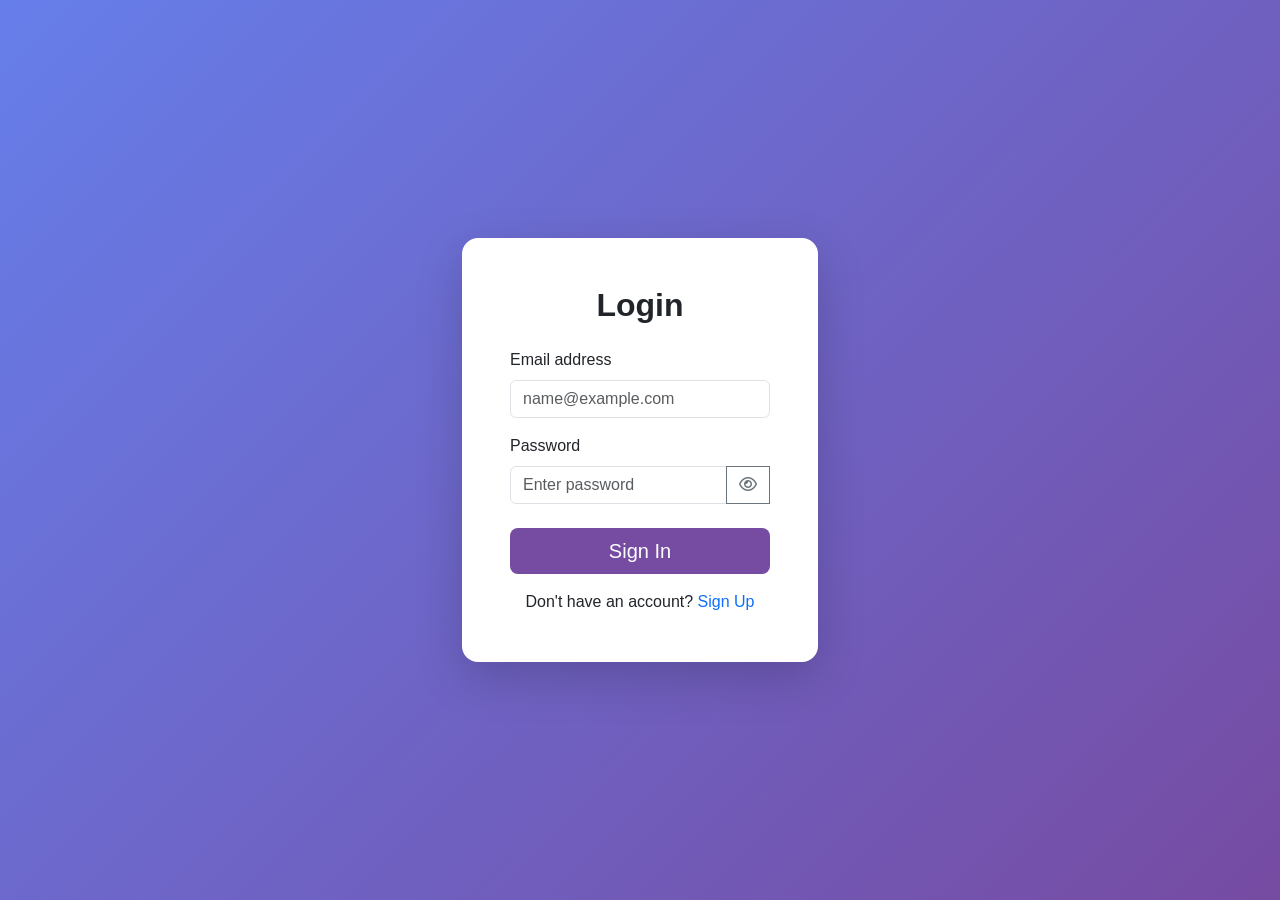
<file: login/login.html>
<!doctype html>
<html lang="en">
  <head>
    <meta charset="UTF-8" />
    <meta name="viewport" content="width=device-width, initial-scale=1.0" />
    <title>Login Form</title>
    <!-- Bootstrap CSS -->
    <link
      href="https://cdn.jsdelivr.net/npm/bootstrap@5.3.0/dist/css/bootstrap.min.css"
      rel="stylesheet"
    />
    <!-- frontawesome link -->
    <link
      rel="stylesheet"
      href="https://cdnjs.cloudflare.com/ajax/libs/font-awesome/6.4.0/css/all.min.css"
    />

    <!-- Custom CSS -->
    <link rel="stylesheet" href="login.css" />
  </head>
  <body class="d-flex align-items-center justify-content-center vh-100">
    <div class="container">
      <div class="row justify-content-center">
        <div class="col-md-5 col-lg-4">
          <div class="card shadow-lg border-0 rounded-4">
            <div class="card-body p-5">
              <h2 class="text-center fw-bold mb-4">Login</h2>
              <form id="loginForm" novalidate>
                <div class="mb-3">
                  <label for="email" class="form-label">Email address</label>
                  <input
                    type="email"
                    class="form-control"
                    id="email"
                    placeholder="name@example.com"
                    required
                  />
                  <div class="invalid-feedback">
                    မှန်ကန်သော Email ရိုက်ထည့်ပါ။
                  </div>
                </div>
                <div class="mb-3">
                  <label for="password" class="form-label">Password</label>
                  <div class="input-group">
                    <input
                      type="password"
                      class="form-control"
                      id="password"
                      placeholder="Enter password"
                      required
                    />
                    <button
                      class="btn btn-outline-secondary"
                      type="button"
                      id="togglePassword"
                    >
                      <i class="fa-regular fa-eye" id="eyeIcon"></i>
                    </button>
                    <div class="invalid-feedback">
                      Password ထည့်ရန်လိုအပ်ပါသည်။
                    </div>
                  </div>
                </div>
                <div class="d-grid mt-4">
                  <button type="submit" class="btn btn-primary btn-lg">
                    Sign In
                  </button>
                </div>
                <p class="text-center mt-3 mb-0">
                  Don't have an account?
                  <a href="/register/register.html" class="text-decoration-none">Sign Up</a>
                </p>
              </form>
            </div>
          </div>
        </div>
      </div>
    </div>

    <script src="login.js"></script>
  </body>
</html>
</file>
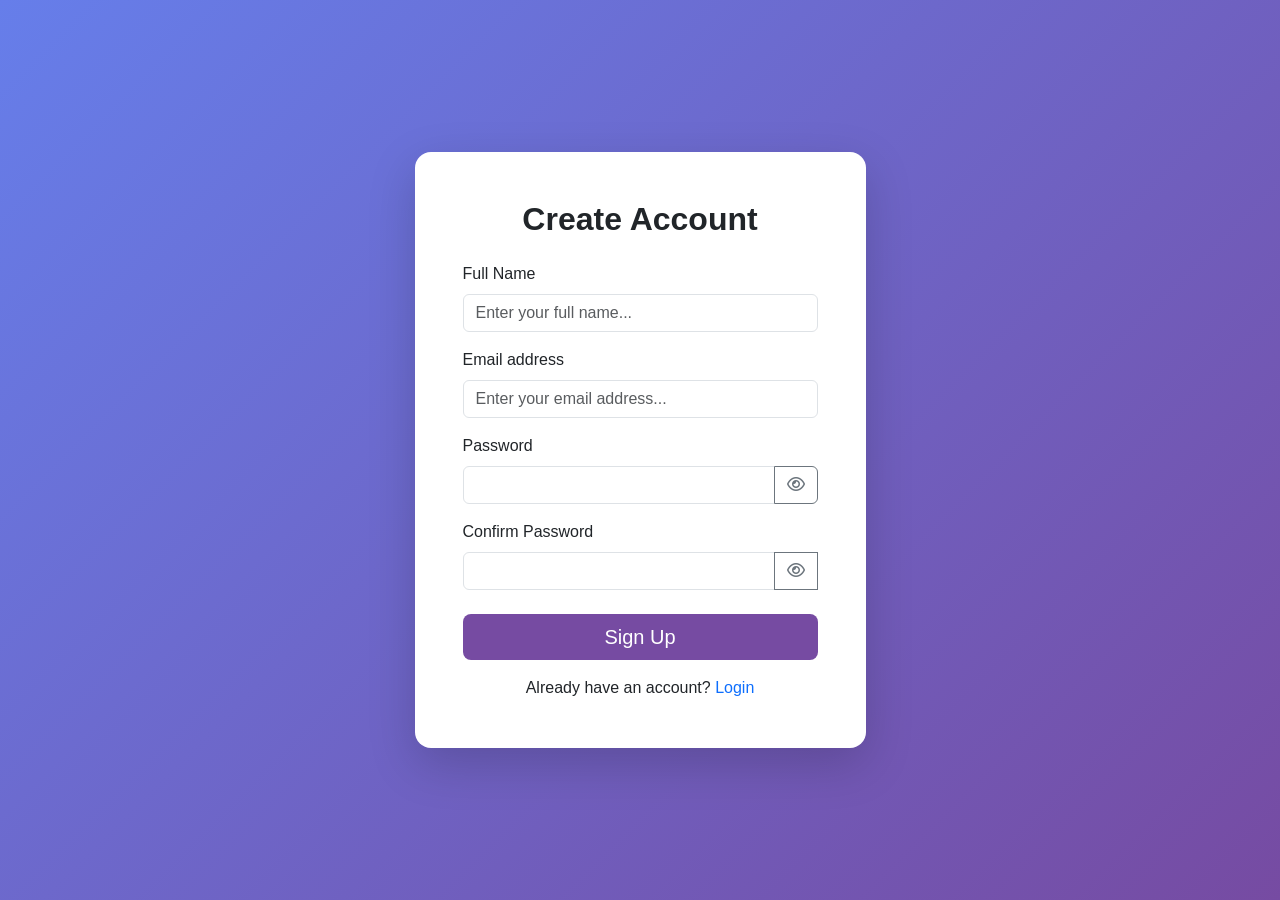
<file: register/register.html>
<!DOCTYPE html>
<html lang="en">
<head>
    <meta charset="UTF-8">
    <meta name="viewport" content="width=device-width, initial-scale=1.0">
    <title>Responsive Register Form</title>
    <link href="https://cdn.jsdelivr.net/npm/bootstrap@5.3.0/dist/css/bootstrap.min.css" rel="stylesheet">
    <link rel="stylesheet" href="https://cdnjs.cloudflare.com/ajax/libs/font-awesome/6.4.0/css/all.min.css">
    <link rel="stylesheet" href="register.css">
</head>
<body class="d-flex align-items-center justify-content-center vh-100">

    <div class="container">
        <div class="row justify-content-center">
            <div class="col-md-6 col-lg-5">
                <div class="card shadow-lg border-0 rounded-4 my-5">
                    <div class="card-body p-5">
                        <h2 class="text-center fw-bold mb-4">Create Account</h2>
                        <form id="registerForm" novalidate>
                            <div class="mb-3">
                                <label class="form-label">Full Name</label>
                                <input type="text" class="form-control" placeholder="Enter your full name..." required>
                            </div>

                            <div class="mb-3">
                                <label class="form-label">Email address</label>
                                <input type="email" class="form-control" placeholder="Enter your email address..." required>
                            </div>

                            <div class="mb-3">
                                <label class="form-label">Password</label>
                                <div class="input-group">
                                    <input type="password" class="form-control password-input" id="password" required>
                                    <button class="btn btn-outline-secondary toggle-password" type="button">
                                        <i class="fa-regular fa-eye eye-icon"></i>
                                    </button>
                                </div>
                            </div>

                            <div class="mb-3">
                                <label class="form-label">Confirm Password</label>
                                <div class="input-group">
                                    <input type="password" class="form-control password-input" id="confirmPassword" required>
                                    <button class="btn btn-outline-secondary toggle-password" type="button">
                                        <i class="fa-regular fa-eye eye-icon"></i>
                                    </button>
                                    <div class="invalid-feedback">
                                        Password နှစ်ခု တူညီမှု မရှိပါ။
                                    </div>
                                </div>
                            </div>

                            <div class="d-grid mt-4">
                                <button type="submit" class="btn btn-primary btn-lg">Sign Up</button>
                            </div>
                            <p class="text-center mt-3 mb-0">Already have an account? <a href="/login/login.html" class="text-decoration-none">Login</a></p>
                        </form>
                    </div>
                </div>
            </div>
        </div>
    </div>

    <script src="register.js"></script>
</body>
</html>
</file>
<file: login/login.css>
body {
    background: linear-gradient(135deg, #667eea 0%, #764ba2 100%);
    font-family: 'Segoe UI', Tahoma, Geneva, Verdana, sans-serif;
}

.card {
    transition: transform 0.3s ease;
}

.card:hover {
    transform: translateY(-5px);
}

.btn-primary {
    background-color: #764ba2;
    border: none;
}

.btn-primary:hover {
    background-color: #5a3a82;
}

/* Input focus ဖြစ်နေချိန်မှာ မျက်လုံး button လေးရဲ့ border အရောင်မပြောင်းအောင် */
.input-group .btn:focus {
    box-shadow: none;
    border-color: #dee2e6;
}
</file>
<file: register/register.css>
body {
    background: linear-gradient(135deg, #667eea 0%, #764ba2 100%);
    font-family: 'Segoe UI', sans-serif;
    min-height: 100vh;
}

.card {
    transition: transform 0.3s ease;
}

.btn-primary {
    background-color: #764ba2;
    border: none;
}

.btn-primary:hover {
    background-color: #5a3a82;
}

.input-group .btn:focus {
    box-shadow: none;
}
</file>
